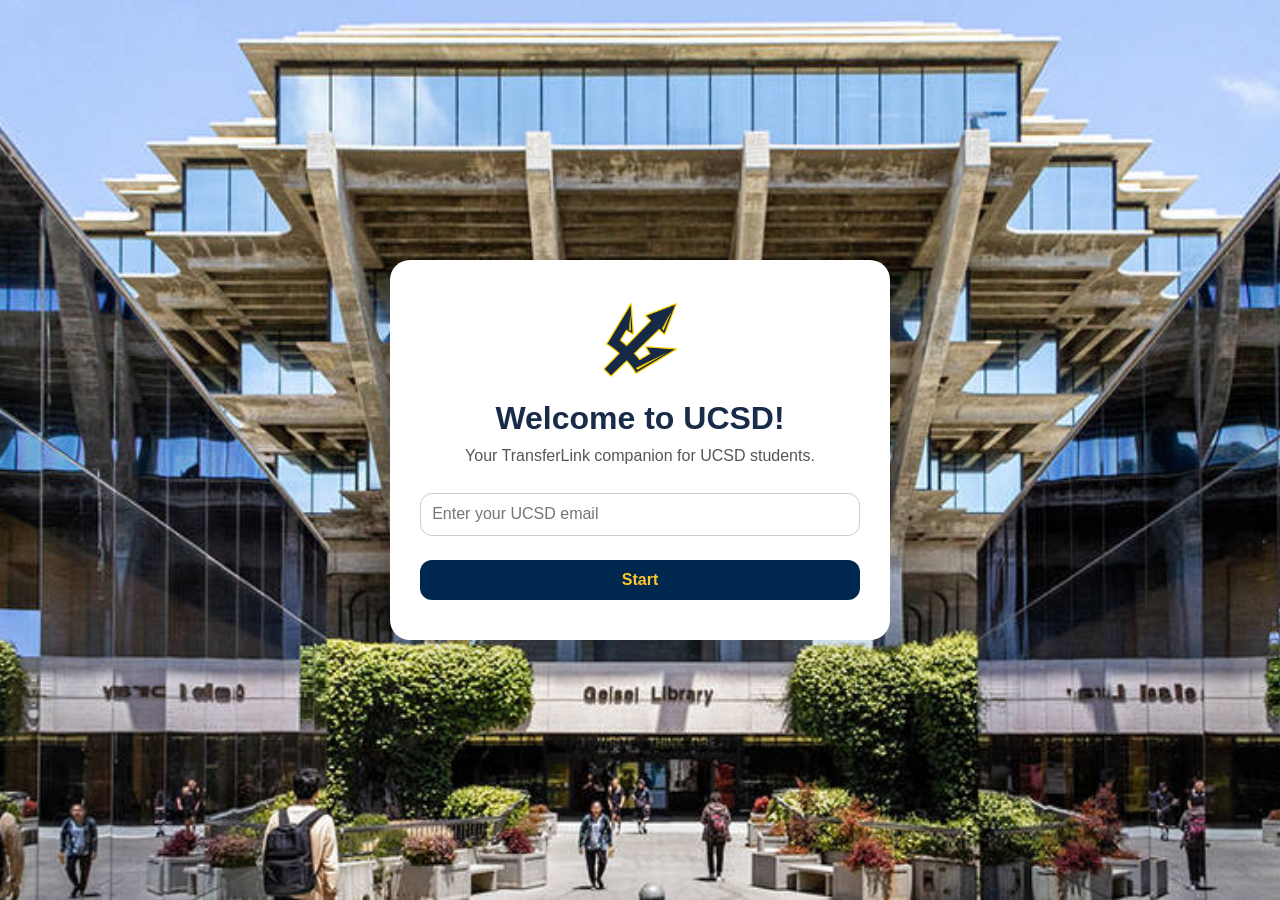
<file: index.html>
<!DOCTYPE html>
<html lang="en">
<head>
  <meta charset="UTF-8">
  <title>TransferLink Login</title>
  <link rel="stylesheet" href="css/style.css">
</head>
<body>
    <div class="login-box">
      
      <!-- UCSD logo -->
      <img src="images/triton.png" alt="UCSD Logo" class="logo">

      <!-- Welcome text -->
      <h1>Welcome to UCSD!</h1>
      <p>Your TransferLink companion for UCSD students.</p>

      <!-- Email input -->
      <input type="email" id="email" placeholder="Enter your UCSD email" />

      <!-- Start button -->
      <button onclick="startApp()">Start</button>
  </div>

  <script src="js/script.js"></script>
</body>
</html>
</file>
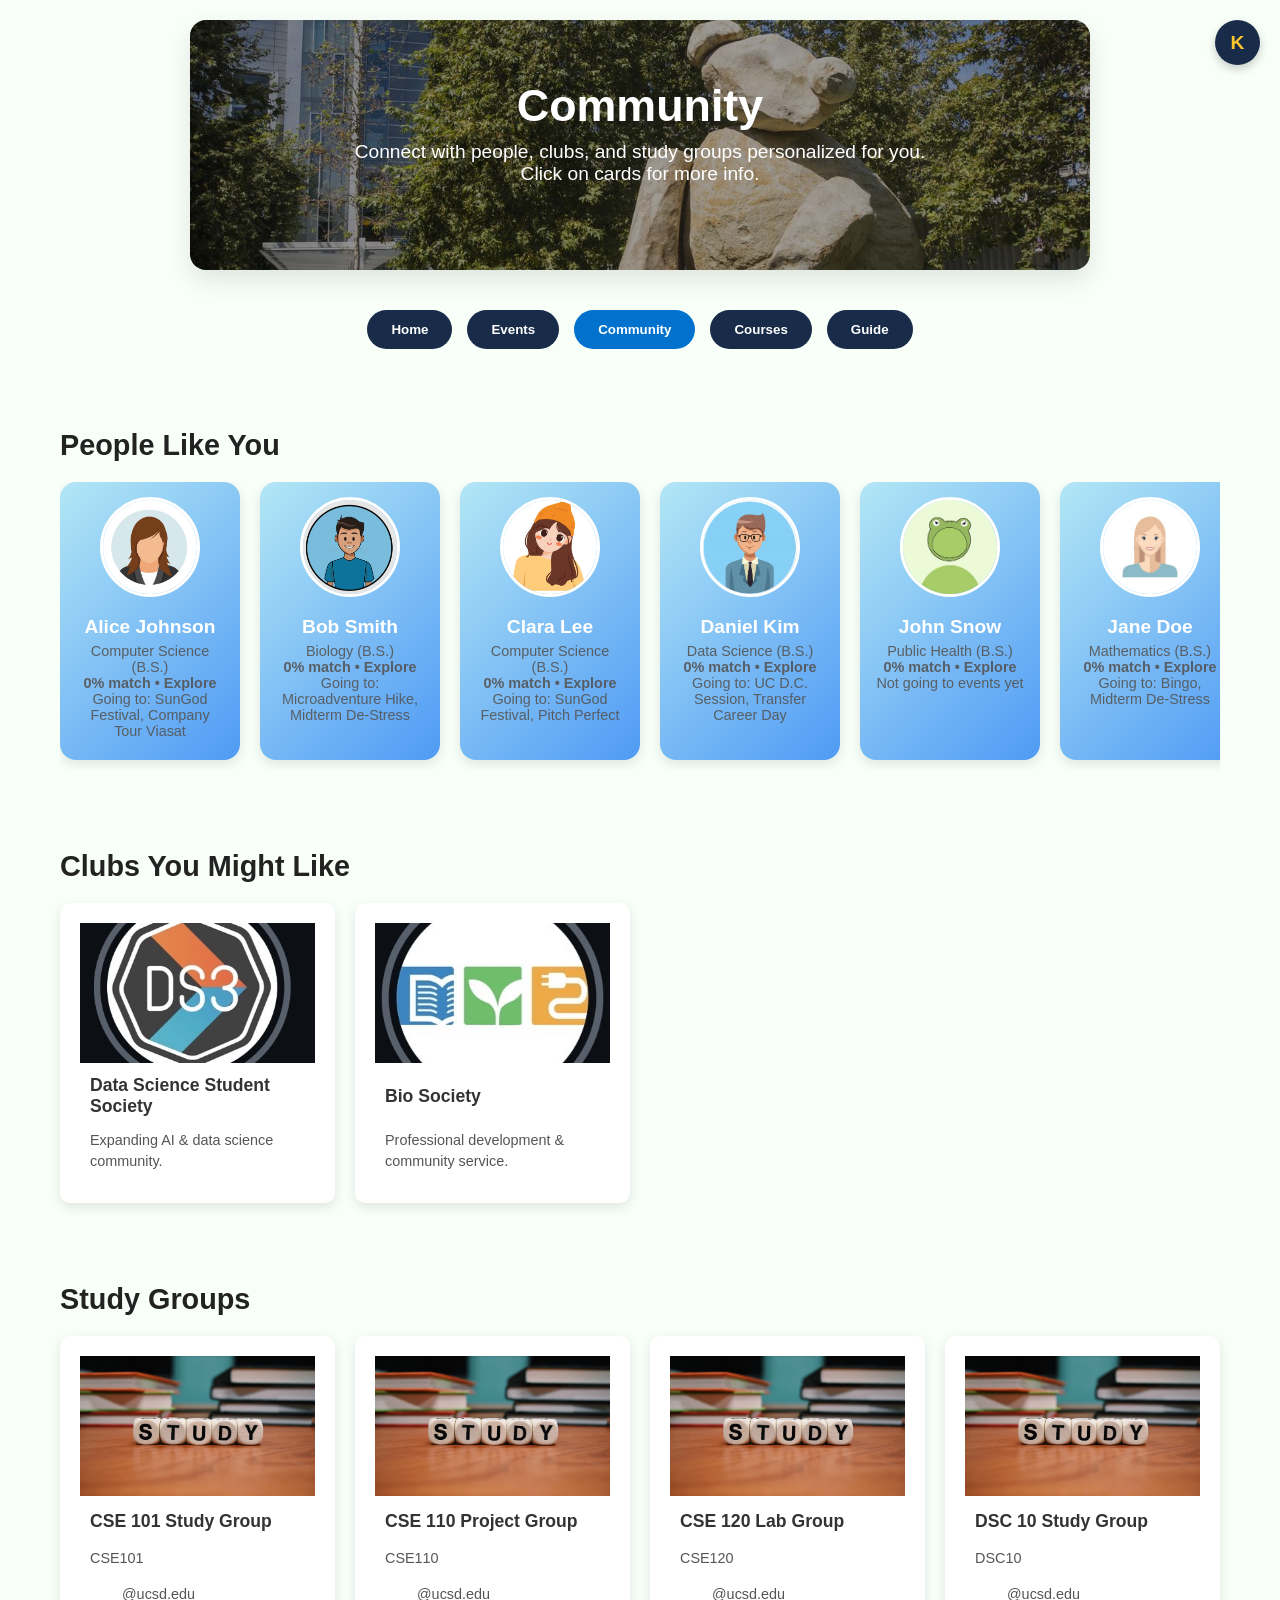
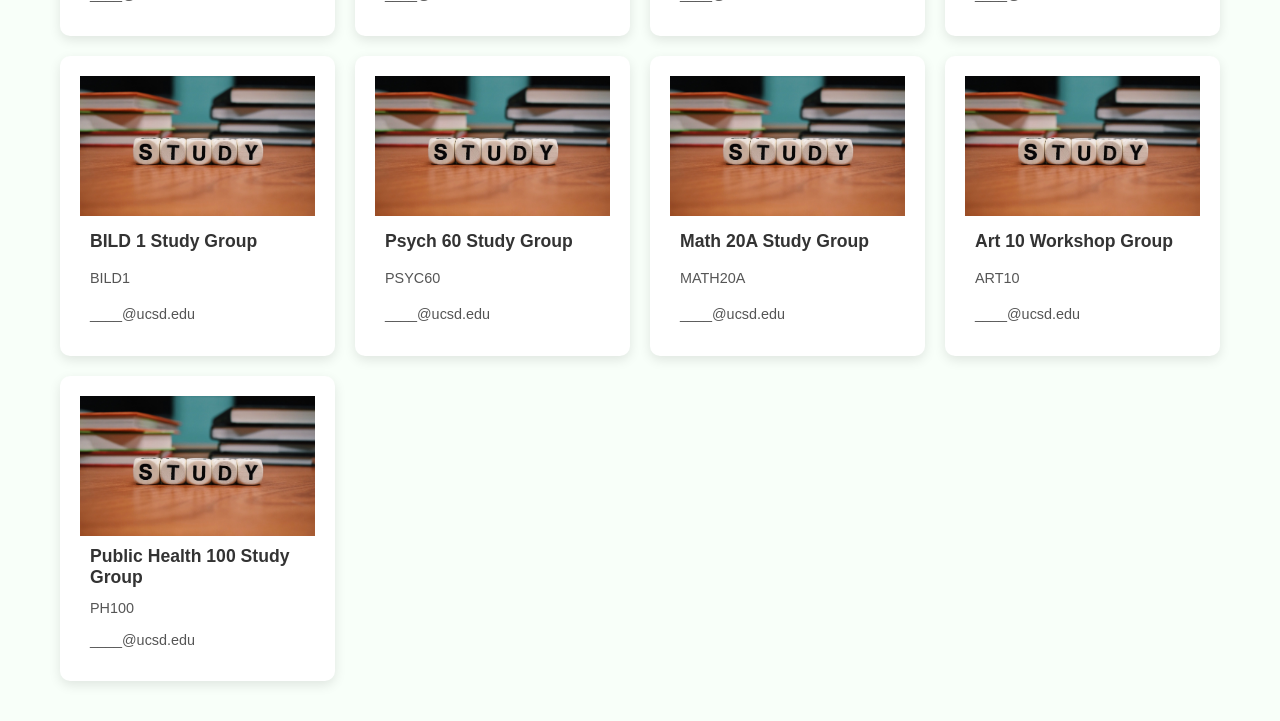
<file: community.html>
<!DOCTYPE html>
<html lang="en">
<head>
  <meta charset="UTF-8">
  <meta name="viewport" content="width=device-width, initial-scale=1.0">
  <title>Community</title>
  <link rel="stylesheet" href="css/style.css">
  <link rel="stylesheet" href="css/community.css">
</head>
<body>
<!-- Profile Button -->
<div class="profile-btn" onclick="navigateTo('profile.html')">
  <span id="profile-initial">K</span>
</div>
<!-- Hero -->
<section class="hero">
  <h1>Community</h1>
  <p>Connect with people, clubs, and study groups personalized for you.</p>
  <p>Click on cards for more info.</p>
</section>

<!-- Navigation -->
<div class="top-nav">
  <button class="nav-pill" onclick="navigateTo('home.html')">Home</button>
  <button class="nav-pill" onclick="navigateTo('events.html')">Events</button>
  <button class="nav-pill selected">Community</button>
  <button class="nav-pill" onclick="navigateTo('courses.html')">Courses</button>
  <button class="nav-pill" onclick="navigateTo('guide.html')">Guide</button>
</div>

<!--  PEOPLE CAROUSEL -->
<section class="section">
  <h2>People Like You</h2>
  <div id="people-carousel" class="carousel"></div>
</section>

<!--  CLUBS -->
<section class="section">
  <h2>Clubs You Might Like </h2>
  <div id="clubs-container" class="cards-grid"></div>
</section>

<!--  STUDY GROUPS -->
<section class="section">
  <h2>Study Groups</h2>
  <div id="groups-container" class="cards-grid"></div>
</section>

<!-- MODAL -->
<div class="modal" id="modal">
  <div class="modal-content">
    <span class="close-btn" id="close-modal">&times;</span>
    <img id="modal-img">
    <h3 id="modal-title"></h3>
    <p id="modal-desc"></p>
    <p id="modal-extra"></p>
    
  </div>
</div>

<script src="js/community.js"></script>
</body>
</html>
</file>
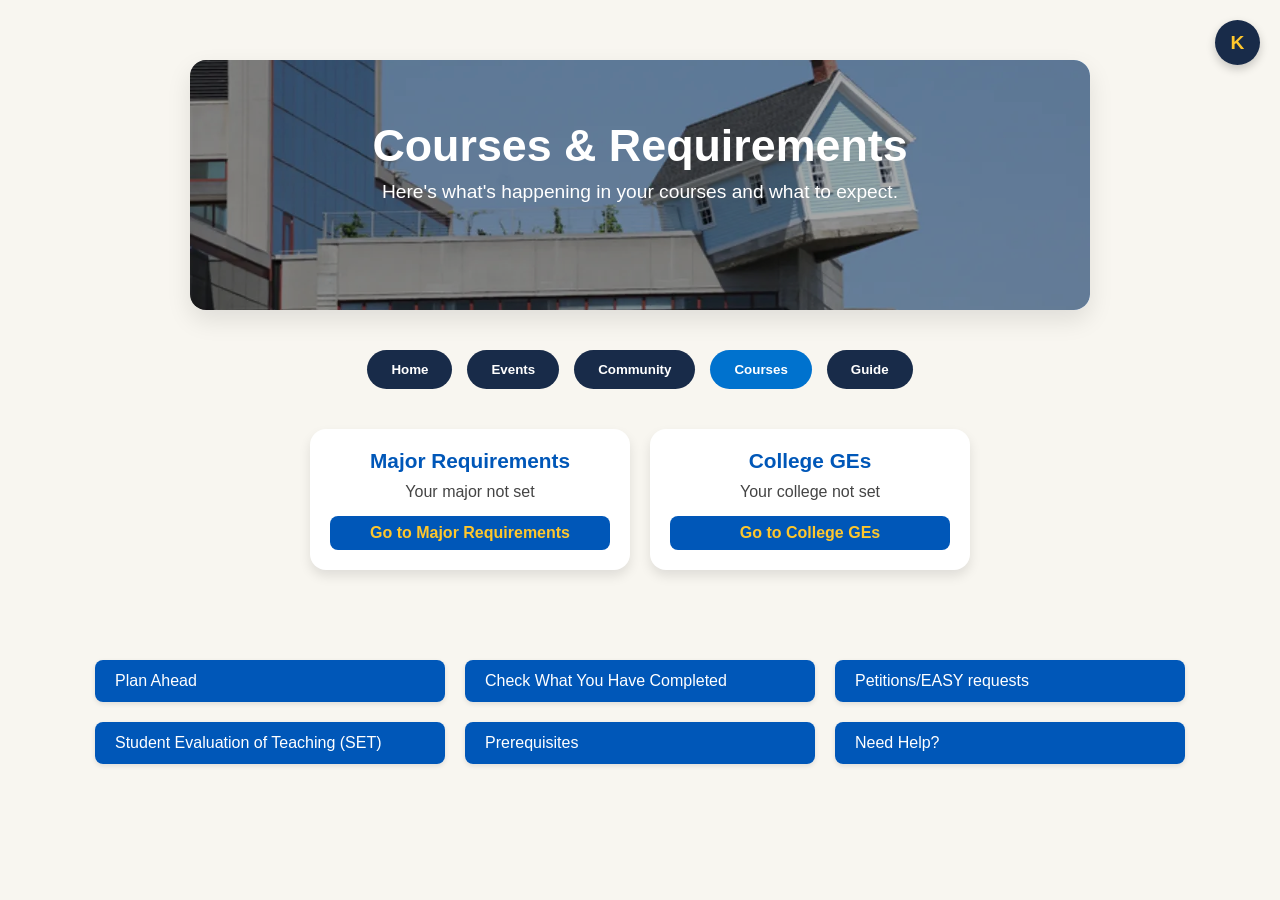
<file: courses.html>
<!DOCTYPE html>
<html lang="en">
<head>
  <meta charset="UTF-8">
  <title>TransferLink Courses</title>
  <link rel="stylesheet" href="css/style.css">
</head>
<body class="courses-bg">
<!-- Profile Button -->
<div class="profile-btn" onclick="navigateTo('profile.html')">
  <span id="profile-initial">K</span>
</div>
  <div class="home-container">

    <!-- ===== Hero / Header ===== -->
    <section class="hero hero-courses">
      <h1>Courses & Requirements</h1>

      <p id="profile-info"></p>
      <p id="subtext">Here's what's happening in your courses and what to expect.</p>
    </section>
    <!-- ===== Top Navigation Pills ===== -->
        <div class="top-nav">
        <button class="nav-pill" onclick="navigateTo('home.html')" id="home-pill">Home</button>
        <button class="nav-pill" onclick="navigateTo('events.html')" id="events-pill">Events</button>
        <button class="nav-pill" onclick="navigateTo('community.html')" id="community-pill">Community</button>
        <button class="nav-pill selected" onclick="navigateTo('courses.html')" id="courses-pill">Courses</button>
        <button class="nav-pill" onclick="navigateTo('guide.html')" id="guide-pill">Guide</button>
        </div>
    <!-- ===== Two Main Boxes ===== -->
    <div class="course-boxes">
    <!-- Major -->
    <div class="course-card" id="major-box">
        <h3>Major Requirements</h3>
        <p id="major-text">View your major's requirements</p>
        <a id="major-link" href="#" target="_blank">Go to Major Requirements</a>
    </div>

    <!-- College GEs -->
    <div class="course-card" id="ge-box">
        <h3>College GEs</h3>
        <p id="ge-text">View your college's GE requirements</p>
        <a id="ge-link" href="#" target="_blank">Go to College GEs</a>
    </div>
    </div>
    </div>
    <div class="accordion-container">
        <div class="accordion-box">
            <button class="accordion">Plan Ahead</button>
            <div class="panel">
                <ul class="accordion-list">
                <li>See a quarter-by-quarter example <a href="https://plans.ucsd.edu/" target="_blank">here</a>.</li>
                <li>Make your own planner <a href="https://docs.google.com/spreadsheets/d/1OSZWU9YdlQIAkdzd7OjSeRjaPnebAYRleExybmpd8yk/edit?usp=sharing" target="_blank">here</a> to plan your courses.</li>
                <li>Most departments show their full school year course offerings at the beginning of the school year. Google "UCSD [Department Name] course offerings" for more information.</li>
                <li>Use the UCSD General Catalog <a href="https://act.ucsd.edu/scheduleOfClasses/scheduleOfClassesStudent.htm" target="_blank">here</a> to look up course descriptions and prerequisites.</li>

            </ul>
            </div>
        </div>

        <div class="accordion-box">
            <button class="accordion">Check What You Have Completed</button>
            <div class="panel">
                <ul class="accordion-list">
                <li>Check your <a href="https://students.ucsd.edu/my-tritonlink/tools/" target="_blank">AUDIT</a> at least once a quarter. Hover over "Advising & Grades" and click on "Degree Audit".</li>
                <li>Check your <a href="https://students.ucsd.edu/my-tritonlink/tools/" target="_blank">Academic History</a> to see what transcript and grades look like. Hover over "Advising & Grades" and click on "Academic History".</li>
                <li>Check what classes transfered using <a href="https://assist.org/" target="_blank">ASSIST.org</a> to plan your courses.</li>
                </ul>
            </div>
        </div>

        <div class="accordion-box">
            <button class="accordion">Petitions/EASY requests</button>
            <div class="panel">
                <ul class="accordion-list">
                <li>Check this website on how and when to <a href="https://students.ucsd.edu/academics/academic-petitions.html" target="_blank">petition</a> </li>
                <li>Enrollment Authorization System (EASy) is used when you need to bypass prereqs cause you completed them somewhere else, want to late add classes, enroll in special classes, or take more than 22 units. Check the <a href="https://advising.ucsd.edu/students/courses-enrollment/easy-requests.html" target="_blank">website.</a></li>
                </ul>
            </div>
        </div>
    </div>

    <div class="accordion-container">
        <div class="accordion-box">
            <button class="accordion">Student Evaluation of Teaching (SET)</button>
            <div class="panel">
                <ul class="accordion-list">
                <li>Check class and professor ratings from students who took the class before  <a href="https://set.ucsd.edu/" target="_blank">HERE</a> </li>
                </ul>
            </div>
        </div>

        <div class="accordion-box">
            <button class="accordion">Prerequisites</button>
            <div class="panel">
                <ul class="accordion-list">
                <li>To find the prerequisites of a certain class Google "UCSD [Department] prerequisites".</li>
                </ul>
            </div>
        </div>

        <div class="accordion-box">
            <button class="accordion">Need Help?</button>
            <div class="panel">
                <ul class="accordion-list">
                <li>Ask the Virtual Advising Center <a href="https://advising.ucsd.edu/students/vac/index.html" target="_blank">here</a>.</li>
                <li>Or talk to a Peer Coach <a href="https://transferstudents.ucsd.edu/peer-coaching/index.html" target="_blank">Advising website</a> for more resources.</li>
                </ul>
            </div>
        </div>
    </div>

  <script src="js/script.js"></script>
</body>
</html>
</file>
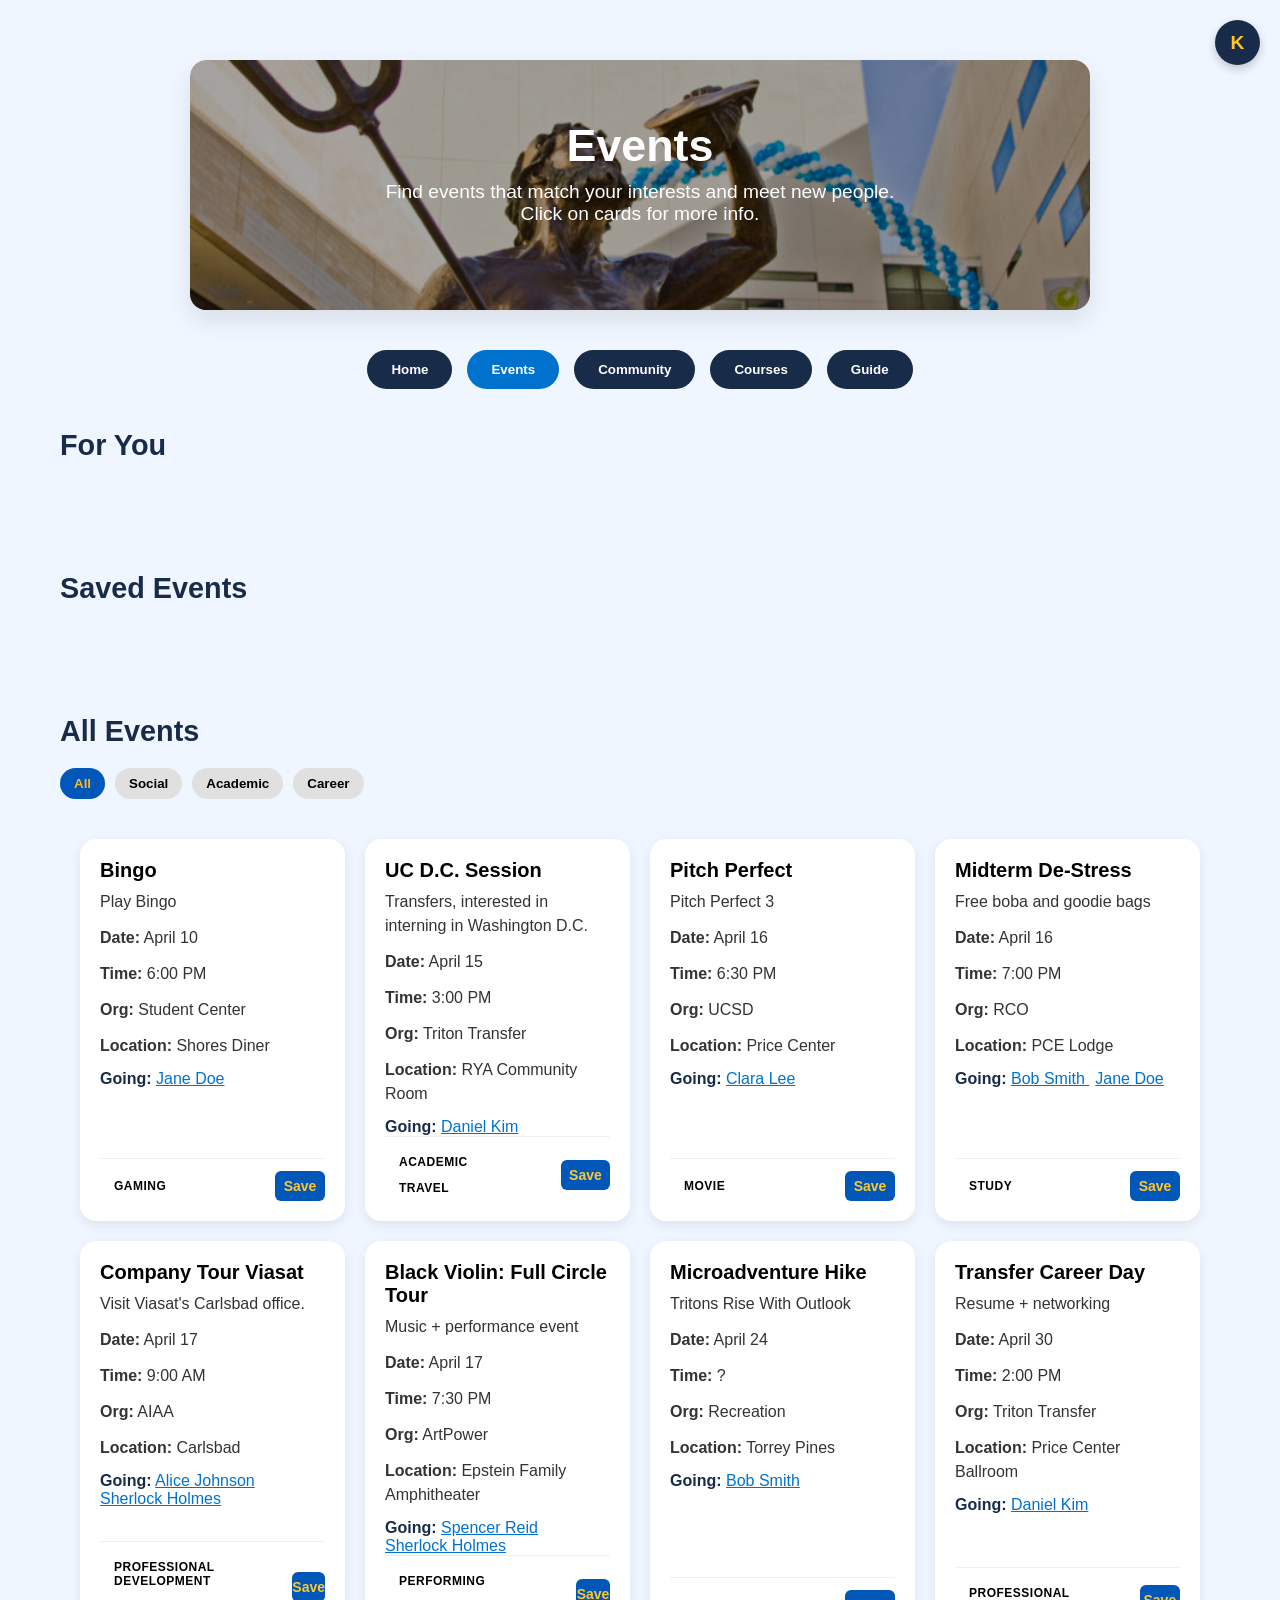
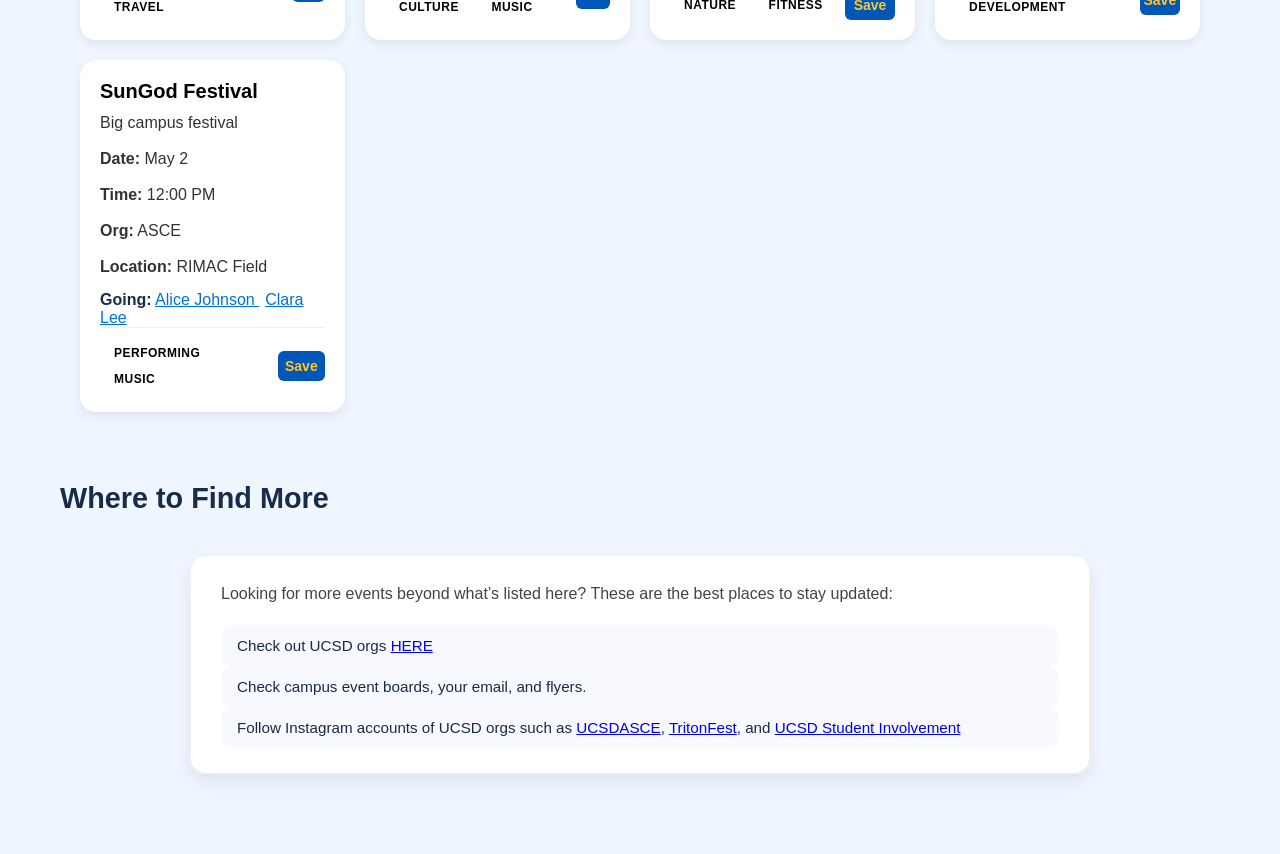
<file: events.html>
<!DOCTYPE html>
<html lang="en">
<head>
  <meta charset="UTF-8">
  <title>Events</title>
  <link rel="stylesheet" href="css/style.css">
</head>
<body class="events-bg">
<!-- Profile Button -->
<div class="profile-btn" onclick="navigateTo('profile.html')">
  <span id="profile-initial">K</span>
</div>
<div class="home-container">

  <!-- Hero -->
  <section class="hero hero-events">
    <h1>Events</h1>
    <p>Find events that match your interests and meet new people.</p>
    <p>Click on cards for more info.</p>
  </section>

  <!-- Navigation -->
  <div class="top-nav">
    <button class="nav-pill" onclick="navigateTo('home.html')">Home</button>
    <button class="nav-pill selected">Events</button>
    <button class="nav-pill" onclick="navigateTo('community.html')">Community</button>
    <button class="nav-pill" onclick="navigateTo('courses.html')">Courses</button>
    <button class="nav-pill" onclick="navigateTo('guide.html')">Guide</button>
  </div>

  <!-- Personalized -->
  <h2>For You</h2>
  <div id="personal-events" class="card-container"></div>

  <!-- Saved -->
  <h2>Saved Events</h2>
  <div id="saved-events" class="card-container"></div>

  <!-- All -->
  <h2>All Events</h2>
  <!-- Filters -->
  <div class="filter-bar">
    <button class="filter-btn active" data-filter="All">All</button>
    <button class="filter-btn" data-filter="Social">Social</button>
    <button class="filter-btn" data-filter="Academic">Academic</button>
    <button class="filter-btn" data-filter="Career">Career</button>
  </div>
  <div id="all-events" class="card-container"></div>

  <!-- Tips -->
  <h2>Where to Find More</h2>

  <div class="more-box">
    <p>Looking for more events beyond what’s listed here? These are the best places to stay updated:</p>

    <div class="more-links">
      <div class="more-item">Check out UCSD orgs <a href="https://studentorg.ucsd.edu/" target="_blank">HERE</a></div>
      <div class="more-item">Check campus event boards, your email, and flyers.</div>
      <div class="more-item">Follow Instagram accounts of UCSD orgs such as  <a href="https://www.instagram.com/ucsdasce/" target="_blank">UCSDASCE</a>, <a href="https://www.instagram.com/ucsdasce/?hl=en" target="_blank">TritonFest</a>, and <a href="https://www.instagram.com/getinvolveducsd/" target="_blank">UCSD Student Involvement</a></div>
    </div>
  </div>

</div>


<script src="js/community.js"></script>
<script src="js/script.js"></script>
</body>
</html>
</file>
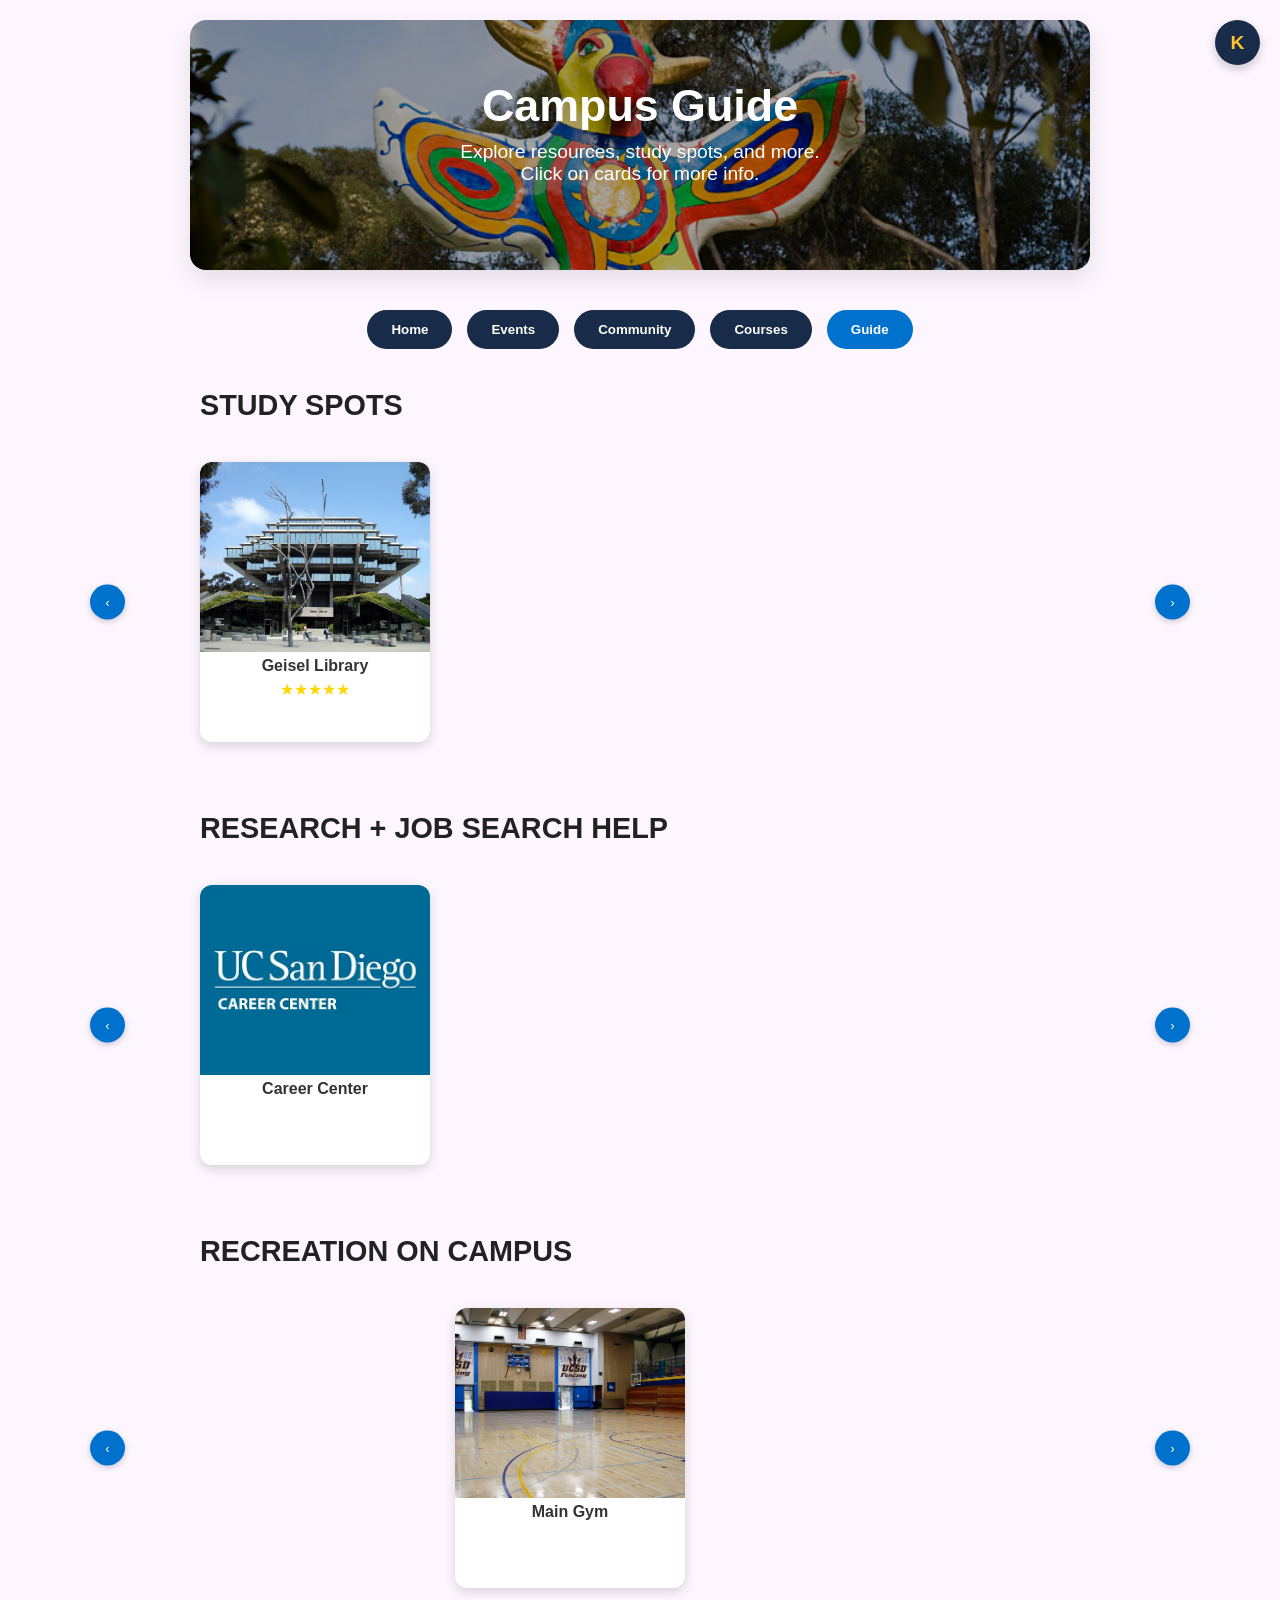
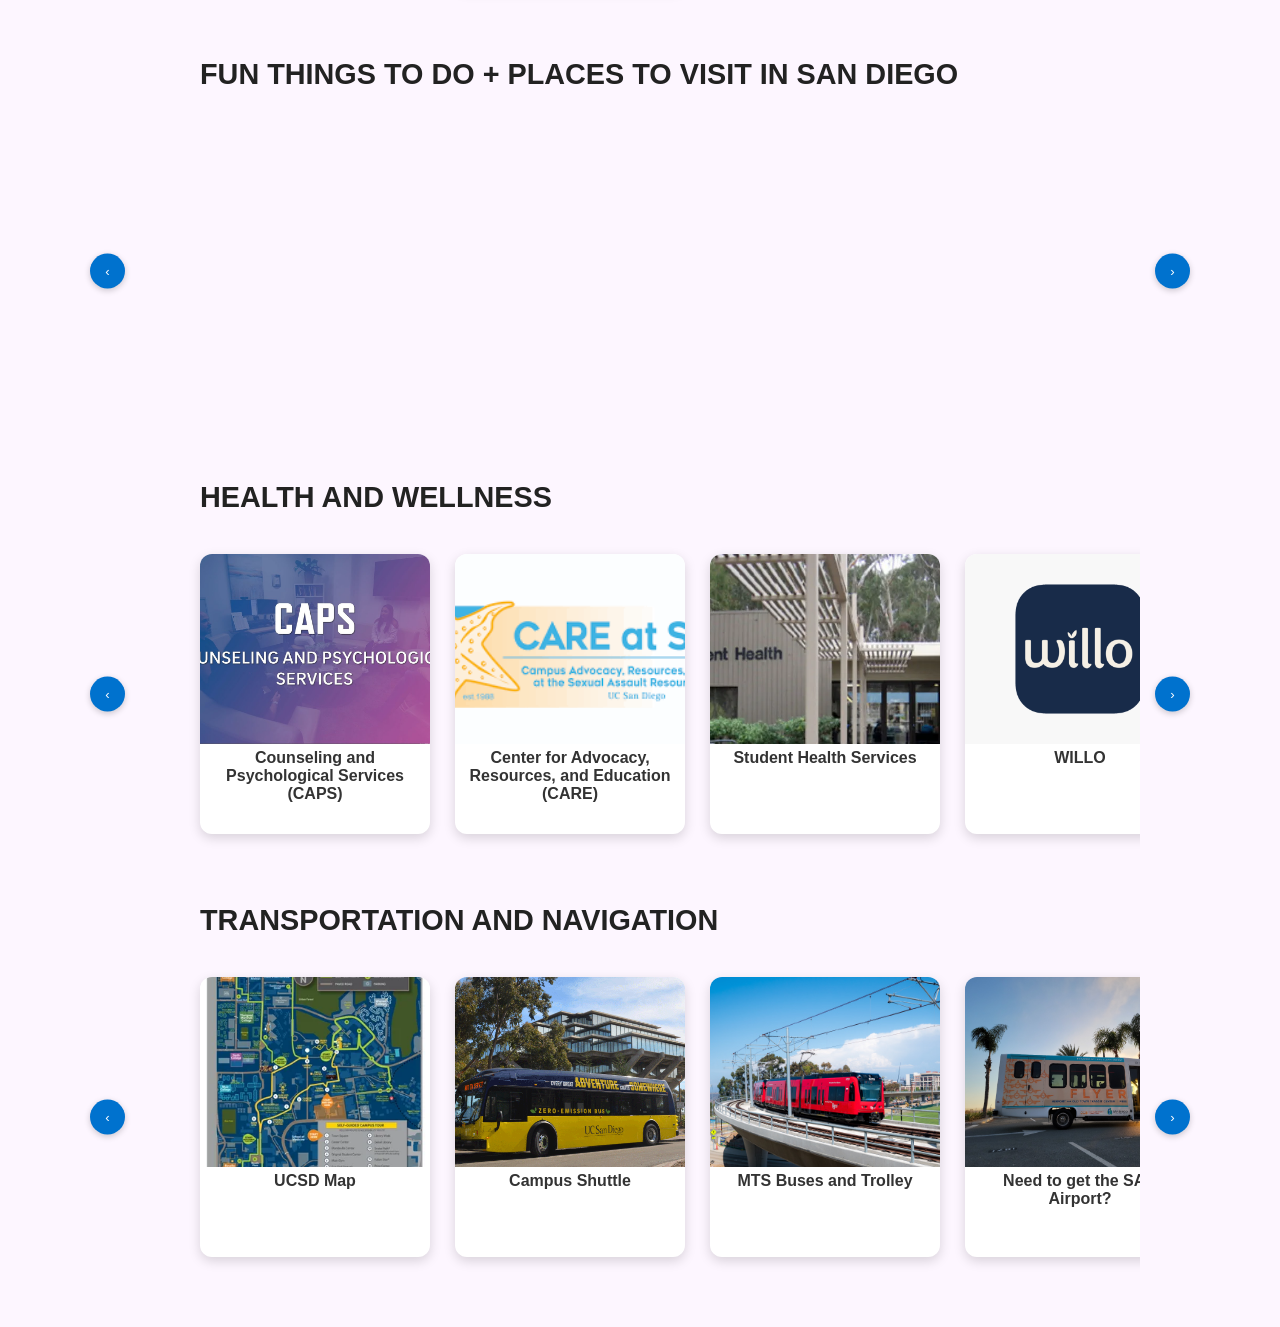
<file: guide.html>
<!DOCTYPE html>
<html lang="en">
<head>
  <meta charset="UTF-8">
  <meta name="viewport" content="width=device-width, initial-scale=1.0">
  <title>Guide</title>
   <link rel="stylesheet" href="css/style.css">
  <link rel="stylesheet" href="css/guide.css">
</head>
<body>
<!-- Profile Button -->
<div class="profile-btn" onclick="navigateTo('profile.html')">
  <span id="profile-initial">K</span>
</div>

<!--  Hero  -->
<section class="hero">
  <h1>Campus Guide</h1>
  <p>Explore resources, study spots, and more.</p>
  <p>Click on cards for more info.</p>
</section>

<!--  Navigation  -->
<div class="top-nav">
  <button class="nav-pill" onclick="navigateTo('home.html')">Home</button>
  <button class="nav-pill" onclick="navigateTo('events.html')">Events</button>
  <button class="nav-pill" onclick="navigateTo('community.html')">Community</button>
  <button class="nav-pill" onclick="navigateTo('courses.html')">Courses</button>
  <button class="nav-pill selected">Guide</button>
</div>

<!--  Sections will be injected  -->
<div id="guide-sections"></div>

<script src="js/guide.js"></script>
</body>
</html>
</file>
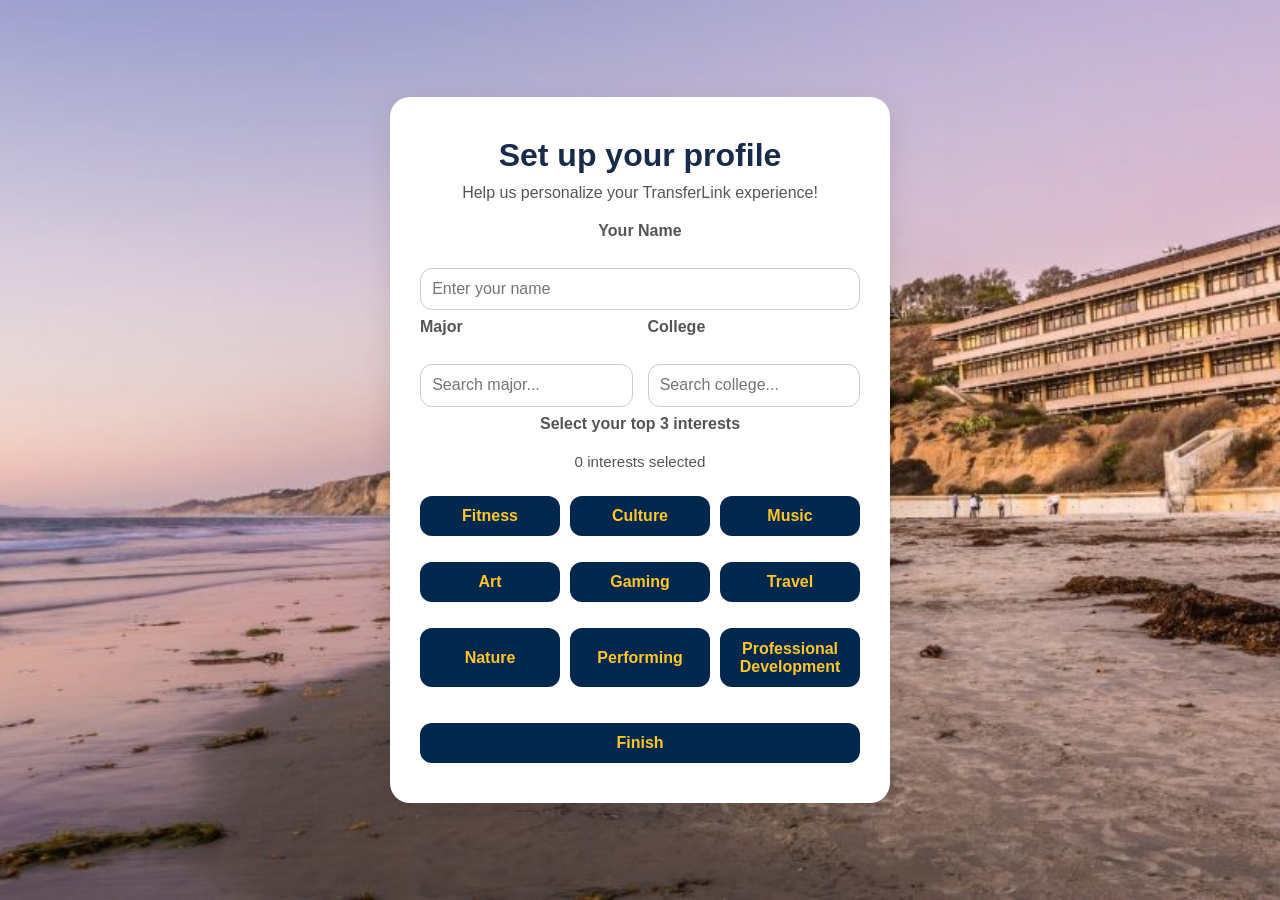
<file: profile.html>
<!DOCTYPE html>
<html lang="en">
<head>
  <meta charset="UTF-8">
  <title>Profile Setup</title>
  <link rel="stylesheet" href="css/style.css">
</head>
<body class="profile-bg">
    <div class="login-box">

      <h1>Set up your profile</h1>
      <p>Help us personalize your TransferLink experience!</p>

      <!--  Name  -->
      <p class="section-label">Your Name</p>
      <input type="text" id="name" class="text-input" placeholder="Enter your name" />

      <!--  Major + College Row  -->
      <div class="row">

        <!--  Major  -->
        <div class="field">
            <p class="section-label">Major</p>
            <input type="text" id="major-search" class="text-input" placeholder="Search major..." />
            <div id="major-dropdown" class="dropdown-list"></div>
        </div>

        <!--  College  -->
        <div class="field">
            <p class="section-label">College</p>
            <input type="text" id="college-search" class="text-input" placeholder="Search college..." />
            <div id="college-dropdown" class="dropdown-list"></div>
        </div>

        </div>
      <!--  Interests  -->
      <p class="section-label">Select your top 3 interests</p>
      <p id="interest-count" class="interest-count">0 interests selected</p>
      <div class="interests-list">

        <button class="interest-btn" data-interest="Fitness">Fitness</button>
        <button class="interest-btn" data-interest="Culture">Culture</button>
        <button class="interest-btn" data-interest="Music">Music</button>

        <button class="interest-btn" data-interest="Art">Art</button>
        <button class="interest-btn" data-interest="Gaming">Gaming</button>
        <button class="interest-btn" data-interest="Travel">Travel</button>

        <button class="interest-btn" data-interest="Nature">Nature</button>
        <button class="interest-btn" data-interest="Performing">Performing</button>
        <button class="interest-btn" data-interest="Professional Development">Professional Development</button>

      </div>

      <!--  Finish  -->
      <button class="finish-btn" onclick="finishProfile()">Finish</button>

    </div>
  </div>

  <script src="js/script.js"></script>
</body>
</html>
</file>
<file: css/style.css>
/* ==============================
   Login Page Styles
   ============================== */

body.index-bg {
  background-image: url("../images/geisel.jpg");
  background-size: cover;
  background-position: center;
  background-attachment: fixed;

  /* ADD THESE */
  display: flex;
  justify-content: center;
  align-items: center;
  min-height: 100vh;
}
body.profile-bg {
  background-image: url("../images/bb.jpg");
  background-size: cover;
  background-position: center;
  background-attachment: fixed;
}

body.index-bg,
body.profile-bg {
  background-size: cover;
  background-position: center;
  background-attachment: fixed;

  display: flex;
  justify-content: center;
  align-items: center;
  min-height: 100vh;
}

body.events-bg {
  background-color: #f0f6ff; 
}
body.courses-bg {
  background-color: #f8f6f0; 
}

/* ----- Login Box ----- */
.login-box {
  position: relative;
  background-color: rgba(255,255,255,0.95);
  padding: 2.5rem 3rem;
  border-radius: 20px;
  box-shadow: 0 8px 25px rgba(0,0,0,0.3);
  text-align: center;
  max-width: 400px;
  width: 90%;
}

/* ----- Logo ----- */
.login-box .logo {
  width: 80px;
  margin-bottom: 1rem;
}

/* ----- Welcome Text ----- */
.login-box h1 {
  margin-bottom: 0.5rem;
  color: #00274D; 
}

.login-box p {
  margin-bottom: 1.5rem;
  color: #555;
  font-size: 1rem;
}

/* ----- Input Fields ----- */
.login-box input {
  width: 100%;
  padding: 0.7rem;
  margin: 0.5rem 0;
  border-radius: 12px;
  border: 1px solid #ccc;
  font-size: 1rem;
}

/* ----- Button ----- */
.login-box button {
  width: 100%;
  padding: 0.7rem;
  margin-top: 1rem;
  border-radius: 12px;
  border: none;
  background-color: #00274D;
  color: #FFC72C; 
  font-size: 1rem;
  font-weight: bold;
  cursor: pointer;
  transition: background 0.3s, transform 0.2s;
}

.login-box button:hover {
  background-color: #e1e4e8;
  transform: translateY(-2px);
}

/* ==============================
   Profile / Interests Page
   ============================== */
.login-background {
  background: #f5f5f5; 
  min-height: 100vh;
  display: flex;
  justify-content: center;
  align-items: center;
}

.login-box {
  background-color: #ffffff;
  padding: 40px 30px;
  border-radius: 20px;
  max-width: 500px;
  width: 90%;
  box-shadow: 0 10px 30px rgba(0,0,0,0.1);
  text-align: center;
}

.login-box h1 {
  margin-bottom: 10px;
  color: #182B49;
}

.login-box p {
  margin-bottom: 20px;
  color: #555;
}

.text-input, .dropdown {
  width: 100%;
  padding: 12px;
  margin-bottom: 20px;
  border-radius: 12px;
  border: 1px solid #182B49;
  background-color: #fff;
  color: #182B49;
  font-size: 1rem;
}

.row {
  display: flex;
  gap: 15px;
}

.field {
  flex: 1;
  text-align: left;
}

.section-label {
  font-weight: 600;
  margin-bottom: 6px;
  display: block;
  color: #182B49;
}

.interests-list {
  display: grid;
  grid-template-columns: repeat(3, 1fr); 
  gap: 10px;
  margin-bottom: 20px;
}

.interest-btn {
  padding: 10px 16px;
  border-radius: 20px;
  border: 1px solid #182B49;
  background-color: #fff;
  color: #182B49;
  cursor: pointer;
  transition: all 0.3s ease;
}

.interest-btn.selected {
  background-color: #FFC72C;
  color: #182B49;
  border-color: #FFC72C;
}

.interest-btn:hover {
  background-color: #FFC72C;
  color: #182B49;
}

#interest-count {
  font-size: 0.95rem;
  color: #555;
  margin-bottom: 10px;
}

.finish-btn {
  background-color: #182B49;
  color: #fff;
  padding: 12px 25px;
  border: none;
  border-radius: 30px;
  font-size: 1rem;
  cursor: pointer;
  transition: all 0.3s ease;
}

.finish-btn:hover {
  background-color: #FFC72C;
  color: #182B49;
  transform: translateY(-2px);
}

.dropdown-list {
  display: none;
  position: absolute;
  width: 50%;
  background: #ffffff;
  border-radius: 14px;
  margin-top: 6px;

  box-shadow: 0 8px 25px rgba(0, 0, 0, 0.1);

  overflow: hidden;
  max-height: 220px;
  overflow-y: auto;
  z-index: 10;

  border: 1px solid rgba(0,0,0,0.05);
}

.dropdown-item {
  padding: 14px 16px;
  line-height: 1.4;   
}

/* ==============================
   General Reset & Fonts
   ============================== */
* {
  margin: 0;
  padding: 0;
  box-sizing: border-box;
  font-family: 'Helvetica', 'Arial', sans-serif;
}

body {
  background-color: #f5f5f5; 
  color: #182B49; 
}

/* ==============================
   Home Container
   ============================== */
.home-container {
  max-width: 1200px;
  margin: 0 auto;
  padding: 40px 20px;
}

/* ==============================
   Hero Section
   ============================== */
.hero {
  width: 900px;
  height: 250px;
  margin: 20px auto 40px;
  padding: 60px 20px;

  text-align: center;
  color: #fff;

  border-radius: 16px;
  box-shadow: 0 10px 25px rgba(0,0,0,0.1);

  background-size: cover;
  background-position: center;
  background-repeat: no-repeat;

  position: relative;
  overflow: hidden;
}
.hero-events {
  background-image: url("../images/trtionstature.jpg");
}
.hero-courses {
  background-image: url("../images/fallen.webp");
}
.hero::before {
  content: "";
  position: absolute;
  inset: 0;
  background: rgba(0,0,0,0.35);
  border-radius: 16px;
}
.hero h1,
.hero p {
  position: relative;
  z-index: 1;
}
.hero h1 {
  font-size: 2.8rem;
  margin-bottom: 10px;
}

.hero p {
  font-size: 1.2rem;;
}

/* ==============================
   Navigation Pills
   ============================== */
.top-nav {
  display: flex;
  justify-content: center;
  gap: 15px;
  margin-bottom: 40px;
}

.nav-pill {
  background-color: #182B49; 
  border: none;
  padding: 12px 24px;
  border-radius: 30px;
  cursor: pointer;
  font-weight: 600;
  color: #fff;
  transition: all 0.3s ease;
}

.nav-pill:hover {
  background-color: #FFC72C; 
  color: #182B49;
  transform: translateY(-2px);
}
.nav-pill.selected {
  background: #0072ce;
  color: white;
}

/* ==============================
   Sections & Cards
   ============================== */
h2 {
  font-size: 1.8rem;
  margin-bottom: 20px;
  color: #182B49;
}

.card-container {
  display: grid;
  grid-template-columns: repeat(auto-fit, minmax(220px, 1fr));
  gap: 20px;
  margin-bottom: 50px;
}

.card {
  background-color: #ffffff; 
  padding: 20px;
  border-radius: 16px;
  box-shadow: 0 6px 18px rgba(0,0,0,0.1);
  transition: all 0.3s ease;
  cursor: pointer;
}

.card h3 {
  font-size: 1.2rem;
  margin-bottom: 10px;
  color: #182B49; 
}

.card p {
  font-size: 0.95rem;
  color: #555;
}

.card:hover {
  transform: translateY(-5px);
  box-shadow: 0 12px 25px rgba(0,0,0,0.15);
  border-top: 4px solid #FFC72C; 
}


/* ==============================
   Course Page
   ============================== */

/* Container for cards */
.course-boxes {
  display: flex;
  justify-content: center;
  gap: 20px;
  flex-wrap: wrap;
  margin: 30px 0;
}

/* Individual course cards */
.course-card {
  flex: 1 1 280px;           
  max-width: 320px;         
  background-color: #fff;
  border-radius: 16px;
  padding: 20px;
  box-shadow: 0 6px 12px rgba(0,0,0,0.1);
  text-align: center;
  display: flex;
  flex-direction: column;
  justify-content: space-between;
  transition: transform 0.2s, box-shadow 0.2s;
}

.course-card:hover {
  transform: translateY(-5px);
  box-shadow: 0 10px 20px rgba(0,0,0,0.15);
}

.course-card h3 {
  font-size: 1.3rem;
  color: #0057b8;  
  margin-bottom: 10px;
}

.course-card p {
  font-size: 1rem;
  color: #444;
  margin-bottom: 15px;
}

.course-card a {
  display: inline-block;
  padding: 8px 16px;
  background-color: #0057b8;
  color: #ffc72c;
  border-radius: 8px;
  font-weight: 600;
  text-decoration: none;
  transition: background 0.2s, color 0.2s;
}

.course-card a:hover {
  background-color: #004494;
  color: #fff;
}
.req-container {
  display: flex;
  gap: 20px;
  margin-top: 20px;
}
.accordion-box {
  flex: 1;
  background-color: #f9f9f9;
  border-radius: 8px;
  overflow: hidden;
  box-shadow: 0 2px 5px rgba(0,0,0,0.1);
}

.accordion-container {
  display: flex;
  gap: 20px;            
  justify-content: center;
  flex-wrap: wrap;      
  margin: 20px 0;
}

/* Each accordion box */
.accordion-box {
  flex: 1 1 300px;       
  max-width: 350px;      
  background-color: #f9f9f9;
  border-radius: 8px;
  overflow: hidden;
  box-shadow: 0 2px 5px rgba(0,0,0,0.1);
}

/* Accordion button */
.accordion {
  background-color: #0057b8;
  color: white;
  cursor: pointer;
  padding: 12px 20px;
  width: 100%;
  text-align: left;
  border: none;
  outline: none;
  font-size: 16px;
  transition: background-color 0.3s;
}

.accordion.active {
  background-color: #ffc72c;
  color: #0057b8;
}

/* Panel content */
.panel {
  max-height: 0;
  overflow: hidden;
  transition: max-height 0.3s ease-out, padding 0.3s ease-out;
  background-color: #eef3f7;
  padding: 0 20px;
}
.panel.open {
  padding: 15px 20px;
}

/* ==============================
   Events Page & Cards
   ============================== */

/* ---------- Filter Bar ---------- */
.filter-bar {
  display: flex;
  flex-wrap: wrap;
  gap: 10px;
  margin: 20px 0;
}

.filter-btn {
  padding: 8px 14px;
  border-radius: 20px;
  border: none;
  background: #e0e0e0;
  cursor: pointer;
  font-weight: 600;
  transition: 0.2s;
}

.filter-btn.active {
  background: #0057b8;
  color: #ffb81c;
}
/* ==============================
   Event / Card Styles
   ============================== */

/* ---------- Card Container ---------- */
.card-container {
  display: grid;
  grid-template-columns: repeat(auto-fill, minmax(260px, 1fr));
  gap: 20px;
  padding: 20px;
}

/* ---------- Individual Card ---------- */
.card, .event-card {
  background: #fff;
  border-radius: 16px;
  box-shadow: 0 4px 12px rgba(0,0,0,0.08);
  padding: 20px;
  display: flex;
  flex-direction: column;
  justify-content: space-between;
  min-height: 300px;
  font-family: 'Arial', sans-serif;
  transition: transform 0.2s, box-shadow 0.2s;
}

.card:hover, .event-card:hover {
  transform: translateY(-5px);
  box-shadow: 0 12px 25px rgba(0,0,0,0.15);
  border-top: 4px solid #FFC72C; 
}

/* ---------- Card Title & Description ---------- */
.card h3, .event-card h3 {
  font-size: 20px;
  font-weight: 700;
  margin-bottom: 8px;
  color: #000000;
}

.card p, .event-card p {
  font-size: 16px;
  color: #333;
  line-height: 1.5;
  margin-bottom: 12px;
}

/* ==============================
   FIX EVENT FOOTER LAYOUT
   ============================== */

.event-footer {
  display: flex;
  justify-content: space-between;
  align-items: center;
  margin-top: auto;
  padding-top: 12px;
  border-top: 1px solid #f0f0f0;
}

/* LEFT SIDE (TAGS) */
.footer-left {
  display: flex;
  flex-wrap: wrap;
  gap: 6px;
}

/* TAG STYLE  */
.event-tag {
  background: #fff;
  color: #000;
  padding: 6px 10px;
  border-radius: 20px;
  font-size: 12px;
  font-weight: 600;
}

/* ==============================
   SAVE BUTTON (SMALL SQUARE)
   ============================== */

.save-btn-square {
  width: 50px;
  height: 30px;
  border-radius: 6px;
  border: none;

  background: #0057b8;
  color: #ffc72c;
  font-weight: bold;
  cursor: pointer;

  display: flex;
  align-items: center;
  justify-content: center;

  font-size: 14px;
  transition: 0.2s ease;
}

.save-btn-square.saved {
  background: #ffc72c;
  color: #0057b8;
}

.save-btn-square:hover {
  transform: scale(1.05);
}

/* ---------- Tags ---------- */
.event-tag, .event-type {
  display: inline-flex;
  align-items: center;
  justify-content: center;
  padding: 6px 14px;
  border-radius: 20px;
  font-size: 12px;
  font-weight: 600;
  text-transform: uppercase;
  letter-spacing: 0.5px;
}

.event-tag {
  background-color: #fff; 
  color: #000;
}

.event-type {
  background-color: #fff;
  color: #000;
}

/* ---------- Save Button ---------- */
.save-btn {
  padding: 6px 14px;
  border-radius: 8px;
  border: none;
  background-color: #0057b8;
  color: #ffc72c;
  font-weight: bold;
  cursor: pointer;
  transition: background 0.3s, color 0.3s;
}

.save-btn.saved {
  background-color: #ffc72c;
  color: #0057b8;
}

.save-btn:hover {
  opacity: 0.9;
}

/* ---------- Responsive ---------- */
@media (max-width: 600px) {
  .card-container {
    grid-template-columns: 1fr;
    padding: 10px;
  }
}

/* ==============================
   "Where to Find More" Box
   ============================== */
   .more-section {
  display: flex;
  justify-content: center;
  margin: 40px 0;
}

.more-card {
  text-align: center;
  background-color: #ffffff;
  color: #182B49;
  padding: 60px 20px;
  border-radius: 16px;
  max-width: 1000px;
  width: 100%;
  box-shadow: 0 10px 25px rgba(0,0,0,0.1);
}

.more-card h2 {
  font-size: 1.8rem;
  margin-bottom: 20px;
}

.more-card ul {
  list-style: none;
  padding: 0;
  margin: 0;
}

.more-card li {
  font-size: 1.1rem;
  margin: 10px 0;
  color: #333;
}
.more-box {
  max-width: 900px;
  margin: 40px auto;
  background: #ffffff;
  padding: 25px 30px;
  border-radius: 16px;
  box-shadow: 0 8px 20px rgba(0,0,0,0.08);
  border: 1px solid #eef1f6;
}

/* small intro text */
.more-box p {
  margin-bottom: 18px;
  color: #444;
  line-height: 1.6;
}

/* each item */
.more-item {
  background: #f7f9ff;
  padding: 12px 16px;
  border-radius: 10px;
  font-size: 0.95rem;
  color: #182B49;
  font-weight: 500;
  transition: all 0.2s ease;
}


/* ==============================
   Modal Styles
   ============================== */
.modal {
  display: none;
  position: fixed;
  top: 0;
  left: 0;
  width: 100%;
  height: 100%;
  background: rgba(0,0,0,0.6); 
  justify-content: center;
  align-items: center;
  z-index: 9999;
}

.modal-content {
  background: #fff;
  padding: 20px;
  border-radius: 16px;
  max-width: 500px;
  width: 90%;
  text-align: center;
  position: relative;
  box-shadow: 0 8px 20px rgba(0,0,0,0.15);
}

.modal-content img {
  max-width: 100%;
  border-radius: 12px;
  margin-bottom: 12px;
}

.modal-content h3 {
  font-size: 22px;
  font-weight: 700;
  color: #000;
}

.close-btn {
  position: absolute;
  top: 10px;
  right: 15px;
  font-size: 24px;
  font-weight: bold;
  cursor: pointer;
  color: #333;
}

.close-btn:hover {
  color: #000;
}

/* ==============================
   Profile Circle Button
   ============================== */
.profile-btn {
  position: fixed;
  top: 20px;
  right: 20px;
  width: 45px;
  height: 45px;
  border-radius: 50%;
  background-color: #182B49; 
  color: #FFC72C; 
  display: flex;
  align-items: center;
  justify-content: center;
  font-weight: bold;
  font-size: 1.2rem;
  cursor: pointer;
  z-index: 1000;

  box-shadow: 0 4px 10px rgba(0,0,0,0.2);
  transition: all 0.2s ease;
}

.profile-btn:hover {
  transform: scale(1.1);
  background-color: #0057b8;
}

/* ==============================
   Saved Event Highlight
   ============================== */
.saved-card {
  border: 2px solid #FFC72C;
  background: linear-gradient(135deg, #fffdf5, #fff);
  box-shadow: 0 6px 18px rgba(255, 199, 44, 0.3);
  position: relative;
}

.going-people {
  margin-top: 10px;
  font-size: 13px;
}

.going-name {
  color: #0072ce;
  cursor: pointer;
  margin-right: 6px;
  text-decoration: underline;
}

.going-name:hover {
  color: #004a99;
}
</file>
<file: css/community.css>
/* ==============================
   Navigation Pills
   ============================== */
.top-nav {
  display: flex;
  justify-content: center;
  gap: 15px;
  margin-bottom: 40px;
}

.nav-pill {
  background-color: #182B49; 
  border: none;
  padding: 12px 24px;
  border-radius: 30px;
  cursor: pointer;
  font-weight: 600;
  color: #fff;
  transition: all 0.3s ease;
}

.nav-pill:hover {
  background-color: #FFC72C;
  color: #182B49;
  transform: translateY(-2px);
}

.hero {
  background-image: url("../images/bear.jpg");
}
/* ==============================
   General Styles
   ============================== */
body {
  font-family: 'Arial', sans-serif;
  margin: 0;
  background-color: #f8fff9;
  color: #333;
}

.section {
  padding: 40px 20px;
  max-width: 1200px;
  margin: auto;
}

h2 {
  margin-bottom: 20px;
  color: #222;
}

.nav-pill.selected {
  background: #0072ce;
  color: white;
}
/* ==============================
   Carousel
   ============================== */
.carousel {
  display: flex;
  overflow-x: auto;
  gap: 20px;
  padding-bottom: 10px;
  scroll-behavior: smooth;
}

.carousel::-webkit-scrollbar {
  height: 8px;
}

.carousel::-webkit-scrollbar-thumb {
  background-color: #00aaff;
  border-radius: 4px;
}

.carousel-card {
  flex: 0 0 auto;
  width: 180px;
  background: #fff;
  border-radius: 10px;
  box-shadow: 0 4px 12px rgba(0,0,0,0.1);
  padding: 10px;
  text-align: center;
  cursor: pointer;
  transition: transform 0.2s;
}

.carousel-card:hover {
  transform: scale(1.05);
}

.carousel-card img {
  width: 100%;
  height: 180px;
  object-fit: cover;
  border-radius: 10px;
}

.carousel-card h4 {
  margin: 10px 0 5px;
  font-size: 1.1rem;
}

.carousel-card p {
  font-size: 0.9rem;
  color: #555;
}

/* ==============================
   Cards Grid
   ============================== */
.cards-grid {
  display: grid;
  grid-template-columns: repeat(auto-fill, minmax(220px, 1fr));
  gap: 20px;
}

.card {
  background: #fff;
  border-radius: 10px;
  overflow: hidden;
  box-shadow: 0 4px 12px rgba(0,0,0,0.1);
  cursor: pointer;
  transition: transform 0.2s;
}

.card:hover {
  transform: scale(1.03);
}

.card img {
  width: 100%;
  height: 140px;
  object-fit: cover;
}

.card h4 {
  margin: 10px;
  font-size: 1.1rem;
}

.card p {
  margin: 0 10px 10px;
  font-size: 0.9rem;
  color: #555;
}

/* ==============================
   Modal
   ============================== */
.modal {
  display: none;
  position: fixed;
  z-index: 999;
  left: 0; top: 0;
  width: 100%; height: 100%;
  background-color: rgba(0,0,0,0.6);
  justify-content: center;
  align-items: center;
}

.modal-content {
  background: #fff;
  border-radius: 12px;
  max-width: 500px;
  width: 90%;
  padding: 20px;
  position: relative;
  text-align: center;
}

.modal-content img {
  width: 100%;
  height: 250px;
  object-fit: cover;
  border-radius: 10px;
  margin-bottom: 15px;
}

.modal-content h3 {
  margin: 10px 0;
}

.modal-content p {
  margin: 5px 0;
}

#join-btn {
  margin-top: 10px;
  padding: 10px 20px;
  background: #00aaff;
  color: #fff;
  border: none;
  border-radius: 8px;
  cursor: pointer;
}

#join-btn:hover {
  background: #0077cc;
}

.close-btn {
  position: absolute;
  top: 10px; right: 15px;
  font-size: 1.5rem;
  cursor: pointer;
}

/* ==============================
   People Cards - Colorful Style
   ============================== */
.people-card {
  background: linear-gradient(135deg, #b3e7f5, #4f9af5);
  color: #fff;
  border-radius: 16px;
  padding: 15px;
  text-align: center;
  cursor: pointer;
  transition: transform 0.3s, box-shadow 0.3s;
}

.people-card:hover {
  transform: translateY(-5px);
  box-shadow: 0 15px 25px rgba(0,0,0,0.2);
}

.people-card img {
  width: 100px;
  height: 100px;
  object-fit: cover;
  border-radius: 50%;
  margin-bottom: 10px;
  border: 3px solid #fff;
}

.people-card h4 {
  font-size: 1.2rem;
  margin: 5px 0;
}

.people-card p {
  font-size: 0.9rem;
  opacity: 0.9;
}

.match {
  color: #2e7d32;
  font-weight: 600;
  font-size: 0.85rem;
}

.shared {
  font-size: 0.8rem;
  color: #0b0a0a;
}

/* ==============================
   Profile Circle Button
   ============================== */
.profile-btn {
  position: fixed;
  top: 20px;
  right: 20px;
  width: 45px;
  height: 45px;
  border-radius: 50%;
  background-color: #182B49;
  color: #FFC72C;
  display: flex;
  align-items: center;
  justify-content: center;
  font-weight: bold;
  font-size: 1.2rem;
  cursor: pointer;
  z-index: 1000;

  box-shadow: 0 4px 10px rgba(0,0,0,0.2);
  transition: all 0.2s ease;
}

.profile-btn:hover {
  transform: scale(1.1);
  background-color: #0057b8;
}
</file>
<file: css/guide.css>
/* ==============================
   Navigation Pills
   ============================== */
.nav-pill.selected {
  background: #0072ce;
  color: white;
}
.top-nav {
  display: flex;
  justify-content: center;
  gap: 15px;
  margin-bottom: 40px;
}

.nav-pill {
  background-color: #182B49;
  border: none;
  padding: 12px 24px;
  border-radius: 30px;
  cursor: pointer;
  font-weight: 600;
  color: #fff;
  transition: all 0.3s ease;
}

.nav-pill:hover {
  background-color: #FFC72C;
  color: #182B49;
  transform: translateY(-2px);
}
.nav-pill.selected {
  background: #0072ce;
  color: white;
}

/* ==============================
   General Styles
   ============================== */
body {
  font-family: 'Arial', sans-serif;
  margin: 0;
  background-color: #fdf6ff;
  color: #333;
}

.section {
  padding: 40px 20px;
  max-width: 1200px;
  margin: auto;
}

h2 {
  margin-bottom: 20px;
  color: #222;
}

.hero {
  background-image: url("../images/sungod.jpg");
}
/* ==============================
   Section Titles
   ============================== */
.guide-section {
  margin-bottom: 50px;
}

.guide-section h2 {
  margin-left: 200px;
}

/* ==============================
   Carousel Layout
   ============================== */
.carousel-wrapper {
  position: relative;
}

.flip-cards-container {
  display: flex;
  gap: 25px;
  overflow-x: auto;
  padding: 20px;
  scroll-behavior: smooth;

  justify-content: flex-start;
  align-items: center;
}

.flip-cards-container::-webkit-scrollbar {
  display: none;
}

/* ==============================
   Flip Cards (CONSISTENT SIZE)
   ============================== */
.flip-card {
  flex: 0 0 auto;
  width: 230px;
  height: 280px;
  perspective: 1000px;
}

.flip-card-inner {
  width: 100%;
  height: 100%;
  transition: transform 0.6s;
  transform-style: preserve-3d;
  position: relative;
}

.flip-card.flipped .flip-card-inner {
  transform: rotateY(180deg);
}

.flip-card-front,
.flip-card-back {
  position: absolute;
  width: 100%;
  height: 100%;
  border-radius: 12px;
  overflow: hidden;
  backface-visibility: hidden;
  box-shadow: 0 4px 12px rgba(0,0,0,0.15);
}

/* FRONT */
.flip-card-front {
  background: white;
  display: flex;
  flex-direction: column;
}

.flip-card-front img {
  width: 100%;
  height: 190px;
  object-fit: cover;
}

.flip-card-front h4 {
  margin: 5px;
  text-align: center;
}

/* ⭐ Stars */
.stars {
  text-align: center;
  color: gold;
  margin-bottom: 10px;
}
.flip-card-inner {
  width: 100%;
  height: 100%;
  position: relative;
}
/* BACK */
.flip-card-back {
  background: #0072ce;
  color: white;
  transform: rotateY(180deg);
  position: absolute;
  width: 100%;
  height: 100%; 
  border-radius: 12px;
  box-sizing: border-box;
  padding: 15px;

  display: flex;
  flex-direction: column;
  justify-content: center;
  align-items: center;
  text-align: center;
}
/* ==============================
   Carousel Layout
   ============================== */
.carousel-wrapper {
  position: relative;
  margin: 20px auto;
  max-width: 1000px;
  overflow: visible;
}

.flip-cards-container {
  display: flex;
  gap: 25px;
  overflow-x: auto;
  padding: 20px 60px; 
  scroll-behavior: smooth;
}

.flip-cards-container::-webkit-scrollbar {
  display: none;
}

/* ==============================
   Arrows
   ============================== */
.arrow {
  position: absolute;
  top: 50%;
  transform: translateY(-50%);
  background: #0072ce;
  color: white;
  border: none;
  border-radius: 50%;
  width: 35px;
  height: 35px;
  cursor: pointer;
  z-index: 10; /* always on top */
  box-shadow: 0 2px 6px rgba(0,0,0,0.2);
}

.arrow-left { left: -50px; }
.arrow-right { right: -50px; }

.arrow:hover {
  background: #0057b8;
  transform: translateY(-50%) scale(1.1);
}

.info-btn {
  position: absolute;
  bottom: 12px;
  left: 50%;
  transform: translateX(-50%);

  padding: 6px 14px;
  background-color: #0057b8;
  color: #ffc72c;
  border-radius: 6px;
  font-weight: bold;
  text-decoration: none;
  font-size: 0.85rem;
}

.info-btn:hover {
  opacity: 0.9;
}

/* ==============================
   Profile Circle Button
   ============================== */
.profile-btn {
  position: fixed;
  top: 20px;
  right: 20px;
  width: 45px;
  height: 45px;
  border-radius: 50%;
  background-color: #182B49;
  color: #FFC72C;
  display: flex;
  align-items: center;
  justify-content: center;
  font-weight: bold;
  font-size: 1.2rem;
  cursor: pointer;
  z-index: 1000;

  box-shadow: 0 4px 10px rgba(0,0,0,0.2);
  transition: all 0.2s ease;
}

.profile-btn:hover {
  transform: scale(1.1);
  background-color: #0057b8;
}
</file>
